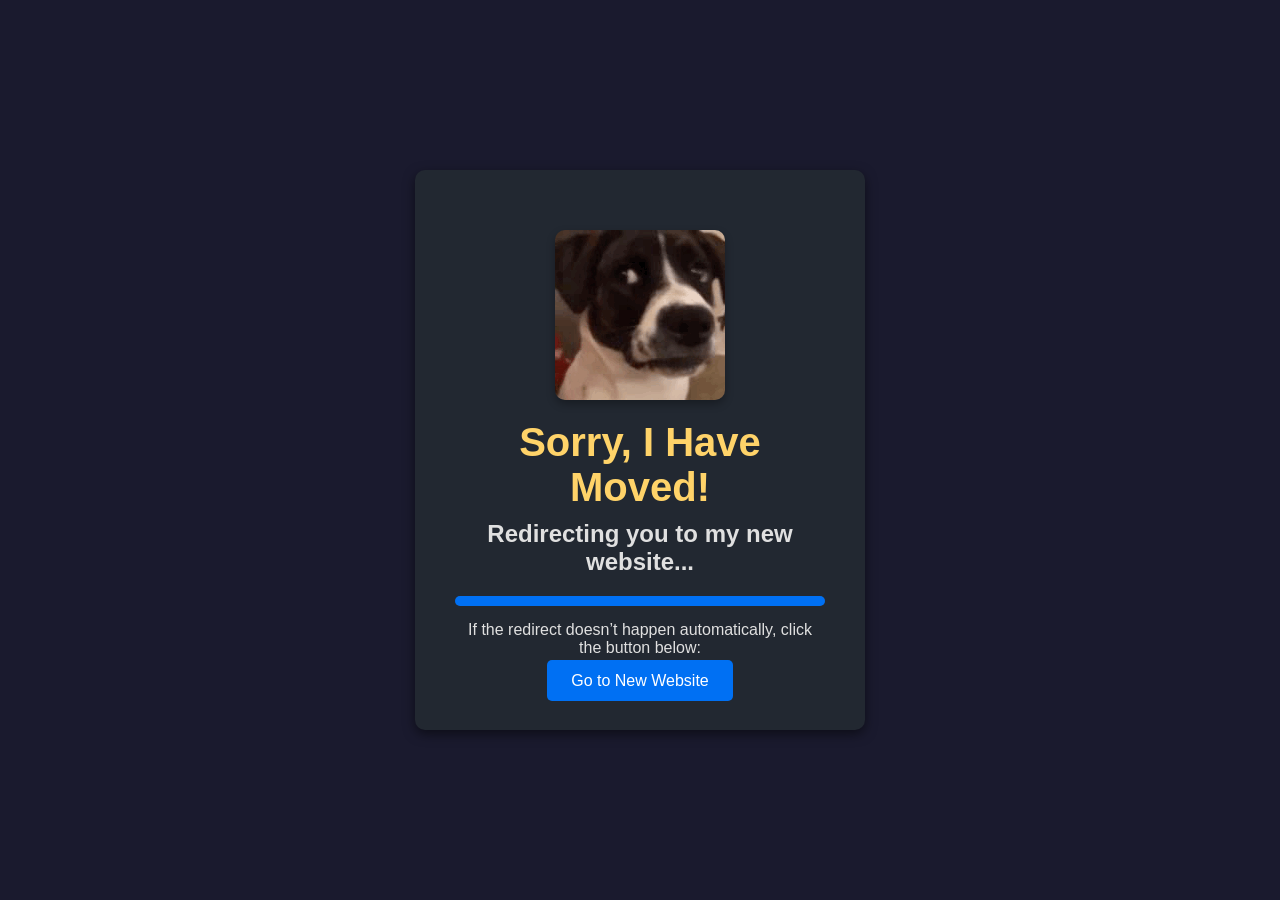
<file: index.html>
<!DOCTYPE html>
<html lang="en">
<head>
    <meta charset="UTF-8">
    <meta name="viewport" content="width=device-width, initial-scale=1.0">
    <title>Parv Gugnani</title>
    <link rel="icon" href="logo.png">
    <meta http-equiv="refresh" content="5; url=https://parv-gugnani.vercel.app/">
    <style>
        /* Reset styles */
        * {
            margin: 0;
            padding: 0;
            box-sizing: border-box;
        }
        body {
            display: flex;
            justify-content: center;
            align-items: center;
            height: 100vh;
            font-family: 'Segoe UI', Tahoma, Geneva, Verdana, sans-serif;
            background-color: #1a1a2e;
            color: #e0e0e0;
        }
        .container {
            text-align: center;
            background: #222831;
            padding: 40px;
            border-radius: 10px;
            box-shadow: 0 4px 12px rgba(0, 0, 0, 0.5);
            max-width: 450px;
        }
        h1 {
            font-size: 2.5rem;
            color: #ffd369;
            margin-bottom: 10px;
        }
        h2 {
            font-size: 1.5rem;
            color: #e0e0e0;
            margin-bottom: 20px;
        }
        .loading-bar {
            width: 100%;
            height: 10px;
            background-color: #333;
            border-radius: 5px;
            overflow: hidden;
            margin-top: 20px;
            position: relative;
        }
        .loading-bar::before {
            content: "";
            position: absolute;
            top: 0;
            left: 0;
            height: 100%;
            width: 100%;
            background-color: #0070f3;
            transform: scaleX(0);
            transform-origin: left;
            animation: loading 5s linear forwards;
        }
        @keyframes loading {
            0% { transform: scaleX(0); }
            100% { transform: scaleX(1); }
        }
        .button {
            margin-top: 20px;
            padding: 12px 24px;
            font-size: 1rem;
            color: #fff;
            background-color: #0070f3;
            border: none;
            border-radius: 5px;
            cursor: pointer;
            text-decoration: none;
            transition: background 0.3s;
        }
        .button:hover {
            background-color: #005bb5;
        }

        .iframe-container {
    margin: 20px 0;
    display: flex;
    justify-content: center;
    align-items: center;
}

iframe {
    border: none;
    border-radius: 10px;
    width: 100%;
    max-width: 170px;
    height: 170px;
    box-shadow: 0 4px 8px rgba(0, 0, 0, 0.3);
}

    </style>
</head>
<body>
    <div class="container">
        <div class="iframe-container">
            <iframe 
                src="./dog.gif" 
                width="170" 
                height="170" 
                style="border: none; border-radius: 10px;" 
                allowfullscreen>
            </iframe>
        </div>
        <h1>Sorry, I Have Moved!</h1>
        <h2>Redirecting you to my new website...</h2>
        <div class="loading-bar"></div>
        <p style="margin-bottom: 15px; margin-top: 15px;">If the redirect doesn’t happen automatically, click the button below:</p>
        <a href="https://parv-gugnani.vercel.app/" class="button">Go to New Website</a>
    </div>
</body>
</html>
</file>
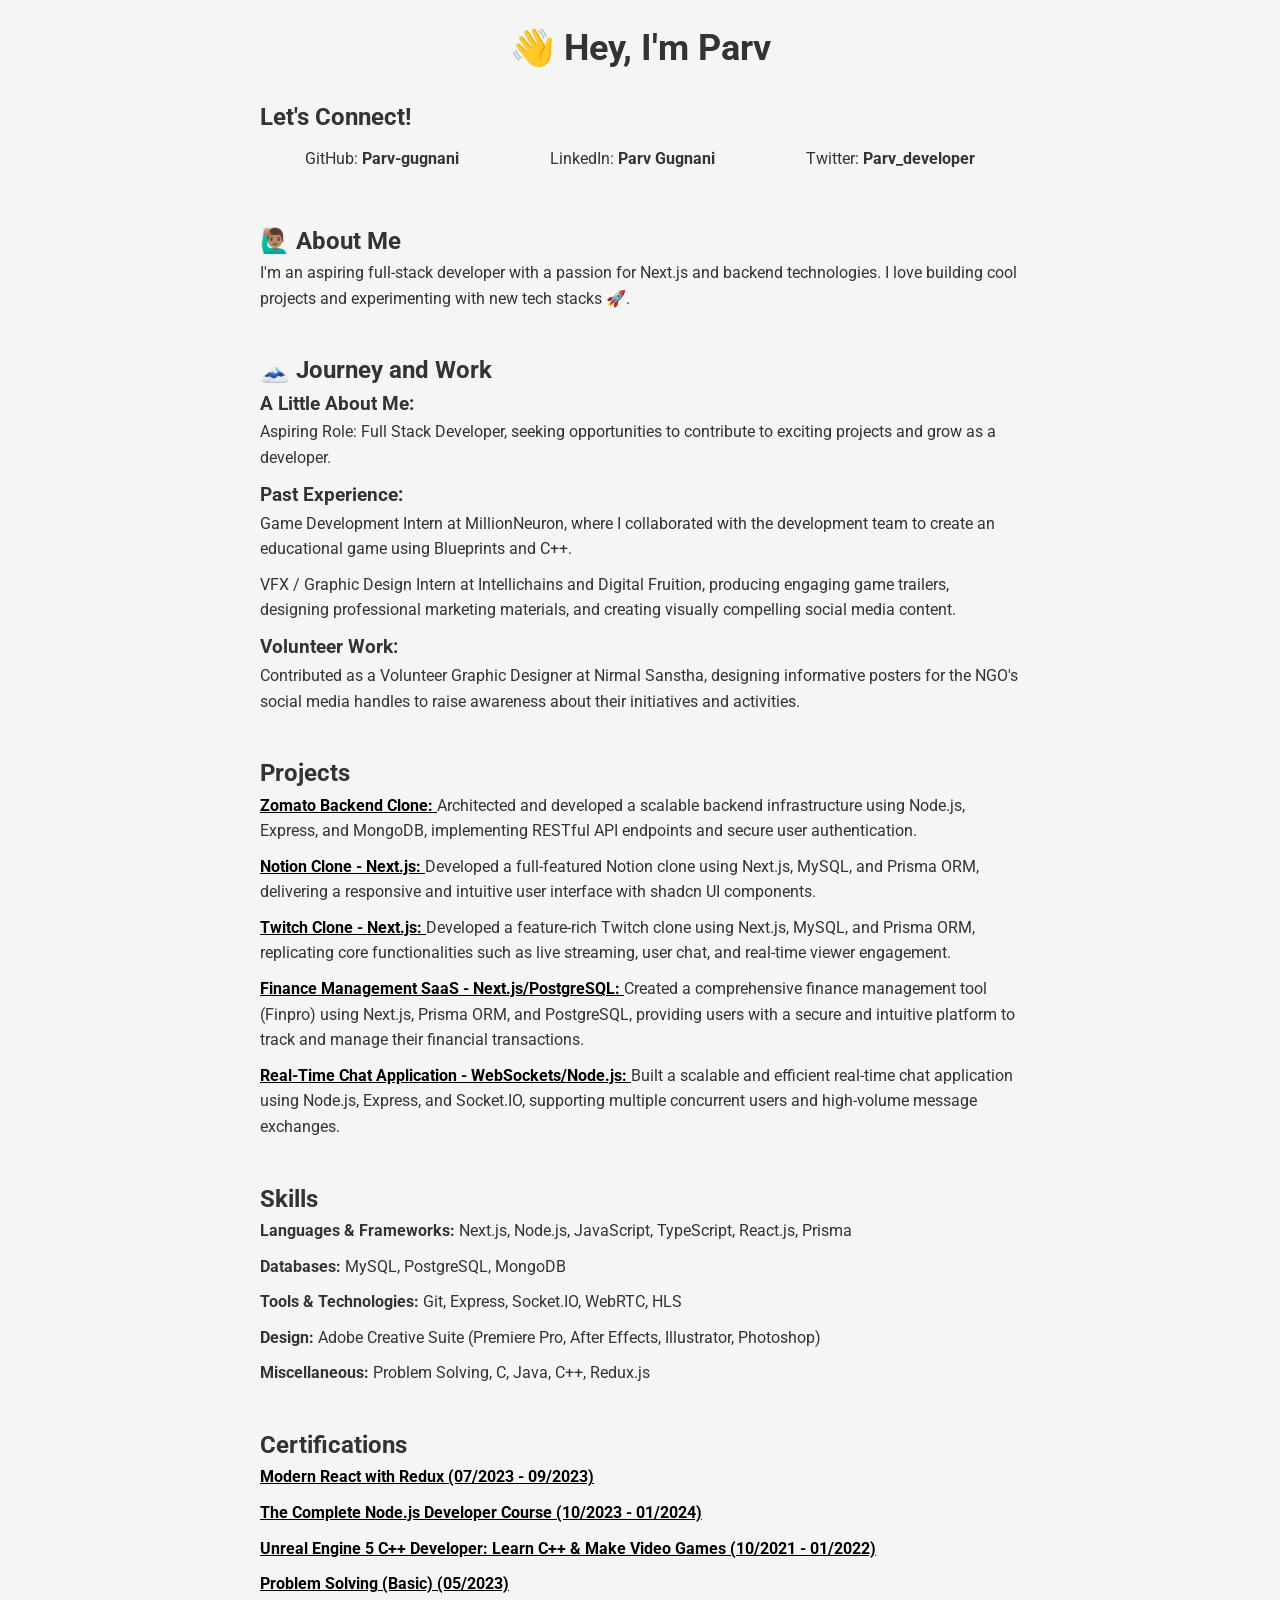
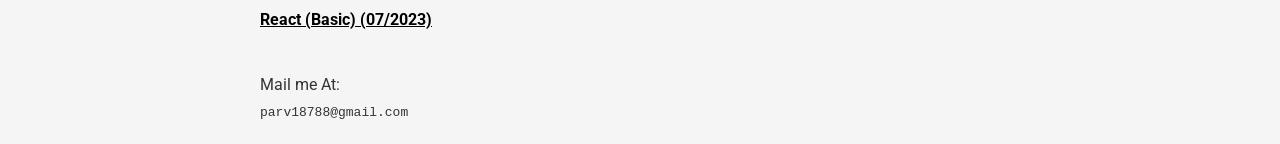
<file: old/index.html>
<!DOCTYPE html>
<html lang="en">
  <head>
    <meta charset="UTF-8" />
    <meta name="viewport" content="width=device-width, initial-scale=1.0" />
    <link
      href="https://fonts.googleapis.com/css2?family=Roboto:wght@400;700&display=swap"
      rel="stylesheet"
    />
    <link rel="icon" href="./P logo gemini.png" type="image/png" />
    <link rel="stylesheet" href="index.css" />
    <title>Parv Gugnani</title>
  </head>
  <body>
    <div class="container">
      <h1>👋 Hey, I'm Parv</h1>

      <section>
        <h2>Let's Connect!</h2>
        <ul class="social-links">
          <li>
            GitHub:
            <a href="https://github.com/Parv-gugnani" target="_blank">
              Parv-gugnani
            </a>
          </li>
          <li>
            LinkedIn:
            <a href="https://www.linkedin.com/in/parv-gugnani/" target="_blank">
              Parv Gugnani
            </a>
          </li>
          <li>
            Twitter:
            <a href="https://twitter.com/Parv_developer" target="_blank">
              Parv_developer
            </a>
          </li>
        </ul>
      </section>

      <section>
        <h2>🙋🏽‍♂️ About Me</h2>
        <p>
          I'm an aspiring full-stack developer with a passion for Next.js and
          backend technologies. I love building cool projects and experimenting
          with new tech stacks 🚀.
        </p>
      </section>

      <section>
        <h2>🗻 Journey and Work</h2>
        <h3>A Little About Me:</h3>
        <ul>
          <li>
            Aspiring Role: Full Stack Developer, seeking opportunities to
            contribute to exciting projects and grow as a developer.
          </li>
        </ul>
        <h3>Past Experience:</h3>
        <ul>
          <li>
            Game Development Intern at MillionNeuron, where I collaborated with
            the development team to create an educational game using Blueprints
            and C++.
          </li>
          <li>
            VFX / Graphic Design Intern at Intellichains and Digital Fruition,
            producing engaging game trailers, designing professional marketing
            materials, and creating visually compelling social media content.
          </li>
        </ul>
        <h3>Volunteer Work:</h3>
        <ul>
          <li>
            Contributed as a Volunteer Graphic Designer at Nirmal Sanstha,
            designing informative posters for the NGO's social media handles to
            raise awareness about their initiatives and activities.
          </li>
        </ul>
      </section>

      <!-- projects -->
      <section>
        <h2>Projects</h2>
        <ul>
          <li>
            <strong>
              <a
                href="https://github.com/Parv-gugnani/Food-delivery-backend"
                target="_blank"
              >
                Zomato Backend Clone:
              </a>
            </strong>
            Architected and developed a scalable backend infrastructure using
            Node.js, Express, and MongoDB, implementing RESTful API endpoints
            and secure user authentication.
          </li>
          <li>
            <strong>
              <a href="https://notewave-two.vercel.app/" target="_blank">
                Notion Clone - Next.js:
              </a>
            </strong>
            Developed a full-featured Notion clone using Next.js, MySQL, and
            Prisma ORM, delivering a responsive and intuitive user interface
            with shadcn UI components.
          </li>
          <li>
            <strong>
              <a
                href="https://github.com/Parv-gugnani/twitch-Clone"
                target="_blank"
              >
                Twitch Clone - Next.js:
              </a>
            </strong>
            Developed a feature-rich Twitch clone using Next.js, MySQL, and
            Prisma ORM, replicating core functionalities such as live streaming,
            user chat, and real-time viewer engagement.
          </li>
          <li>
            <strong>
              <a href="https://finpro-using.vercel.app/" target="_blank">
                Finance Management SaaS - Next.js/PostgreSQL:
              </a>
            </strong>
            Created a comprehensive finance management tool (Finpro) using
            Next.js, Prisma ORM, and PostgreSQL, providing users with a secure
            and intuitive platform to track and manage their financial
            transactions.
          </li>
          <li>
            <strong>
              <a
                href="https://github.com/Parv-gugnani/twitch-Clone"
                target="_blank"
              >
                Real-Time Chat Application - WebSockets/Node.js:
              </a>
            </strong>
            Built a scalable and efficient real-time chat application using
            Node.js, Express, and Socket.IO, supporting multiple concurrent
            users and high-volume message exchanges.
          </li>
        </ul>
      </section>

      <!-- skills -->
      <section>
        <h2>Skills</h2>
        <ul>
          <li>
            <strong>Languages & Frameworks:</strong> Next.js, Node.js,
            JavaScript, TypeScript, React.js, Prisma
          </li>
          <li><strong>Databases:</strong> MySQL, PostgreSQL, MongoDB</li>
          <li>
            <strong>Tools & Technologies:</strong> Git, Express, Socket.IO,
            WebRTC, HLS
          </li>
          <li>
            <strong>Design:</strong> Adobe Creative Suite (Premiere Pro, After
            Effects, Illustrator, Photoshop)
          </li>
          <li>
            <strong>Miscellaneous:</strong> Problem Solving, C, Java, C++,
            Redux.js
          </li>
        </ul>
      </section>

      <!-- certificates -->
      <section>
        <h2>Certifications</h2>
        <ul>
          <li>
            <strong>
              <a
                href="https://www.udemy.com/certificate/UC-e9d1e20e-4707-47c3-8bc2-d6115e17fa22/"
                target="_blank"
              >
                Modern React with Redux (07/2023 - 09/2023)
              </a>
            </strong>
          </li>
          <li>
            <strong>
              <a
                href="https://www.udemy.com/certificate/UC-0eda215c-4dba-4c1f-b774-89cd07fd499d/"
                target="_blank"
              >
                The Complete Node.js Developer Course (10/2023 - 01/2024)
              </a>
            </strong>
          </li>
          <li>
            <strong>
              <a
                href="https://www.udemy.com/certificate/UC-3f95626b-2972-407d-8528-339cd6c5f755/"
                target="_blank"
              >
                Unreal Engine 5 C++ Developer: Learn C++ & Make Video Games
                (10/2021 - 01/2022)
              </a>
            </strong>
          </li>
          <li>
            <strong>
              <a
                href="https://www.hackerrank.com/certificates/f9167a13fd9b"
                target="_blank"
              >
                Problem Solving (Basic) (05/2023)
              </a>
            </strong>
          </li>
          <li>
            <strong>
              <a
                href="https://www.hackerrank.com/certificates/de3e681355af"
                target="_blank"
              >
                React (Basic) (07/2023)
              </a>
            </strong>
          </li>
        </ul>
      </section>

      <footer>
        <ul>
          Mail me At:
        </ul>
        <code>parv18788@gmail.com</code>
      </footer>
    </div>
  </body>
</html>
</file>
<file: old/index.css>
* {
    box-sizing: border-box;
    margin: 0;
    padding: 0;
}

body {
    font-family: 'Roboto', sans-serif;
    background-color: #f5f5f5;
    color: #333;
    line-height: 1.6;
}

.container {
    max-width: 800px;
    margin: 0 auto;
    padding: 20px;
    font-family: 'Roboto', sans-serif;

}


h1 {
    text-align: center;
    font-size: 36px;
    margin-bottom: 20px;
}

section {
    margin-bottom: 40px;
}

ul {
    list-style-type: none;
    padding: 0;
}

li {
    margin-bottom: 10px;

}


/* Flexbox styling for the social media section */
.social-links {
    display: flex;
    justify-content: space-around;
    align-items: center;
    padding: 10px 0;
}

.social-links li {
    margin: 0 15px;
}

.social-links a {
    text-decoration: none;
    color: #333;
    font-weight: bold;
}

.social-links a:hover {
    color: #000000;
}

.profile-container {
    display: flex;
    align-items: center;
    gap: 20px;
}

.profile-image {
    width: 120px;
    height: 120px;
    border-radius: 50%;
    object-fit: cover;
    border: 2px solid #ccc;
}

.profile-name {
    font-size: 28px;
    font-weight: bold;
    margin-bottom: 5px;
}

.profile-title {
    font-size: 18px;
    color: #666;
}

a {
    color: #000000;
}
</file>
